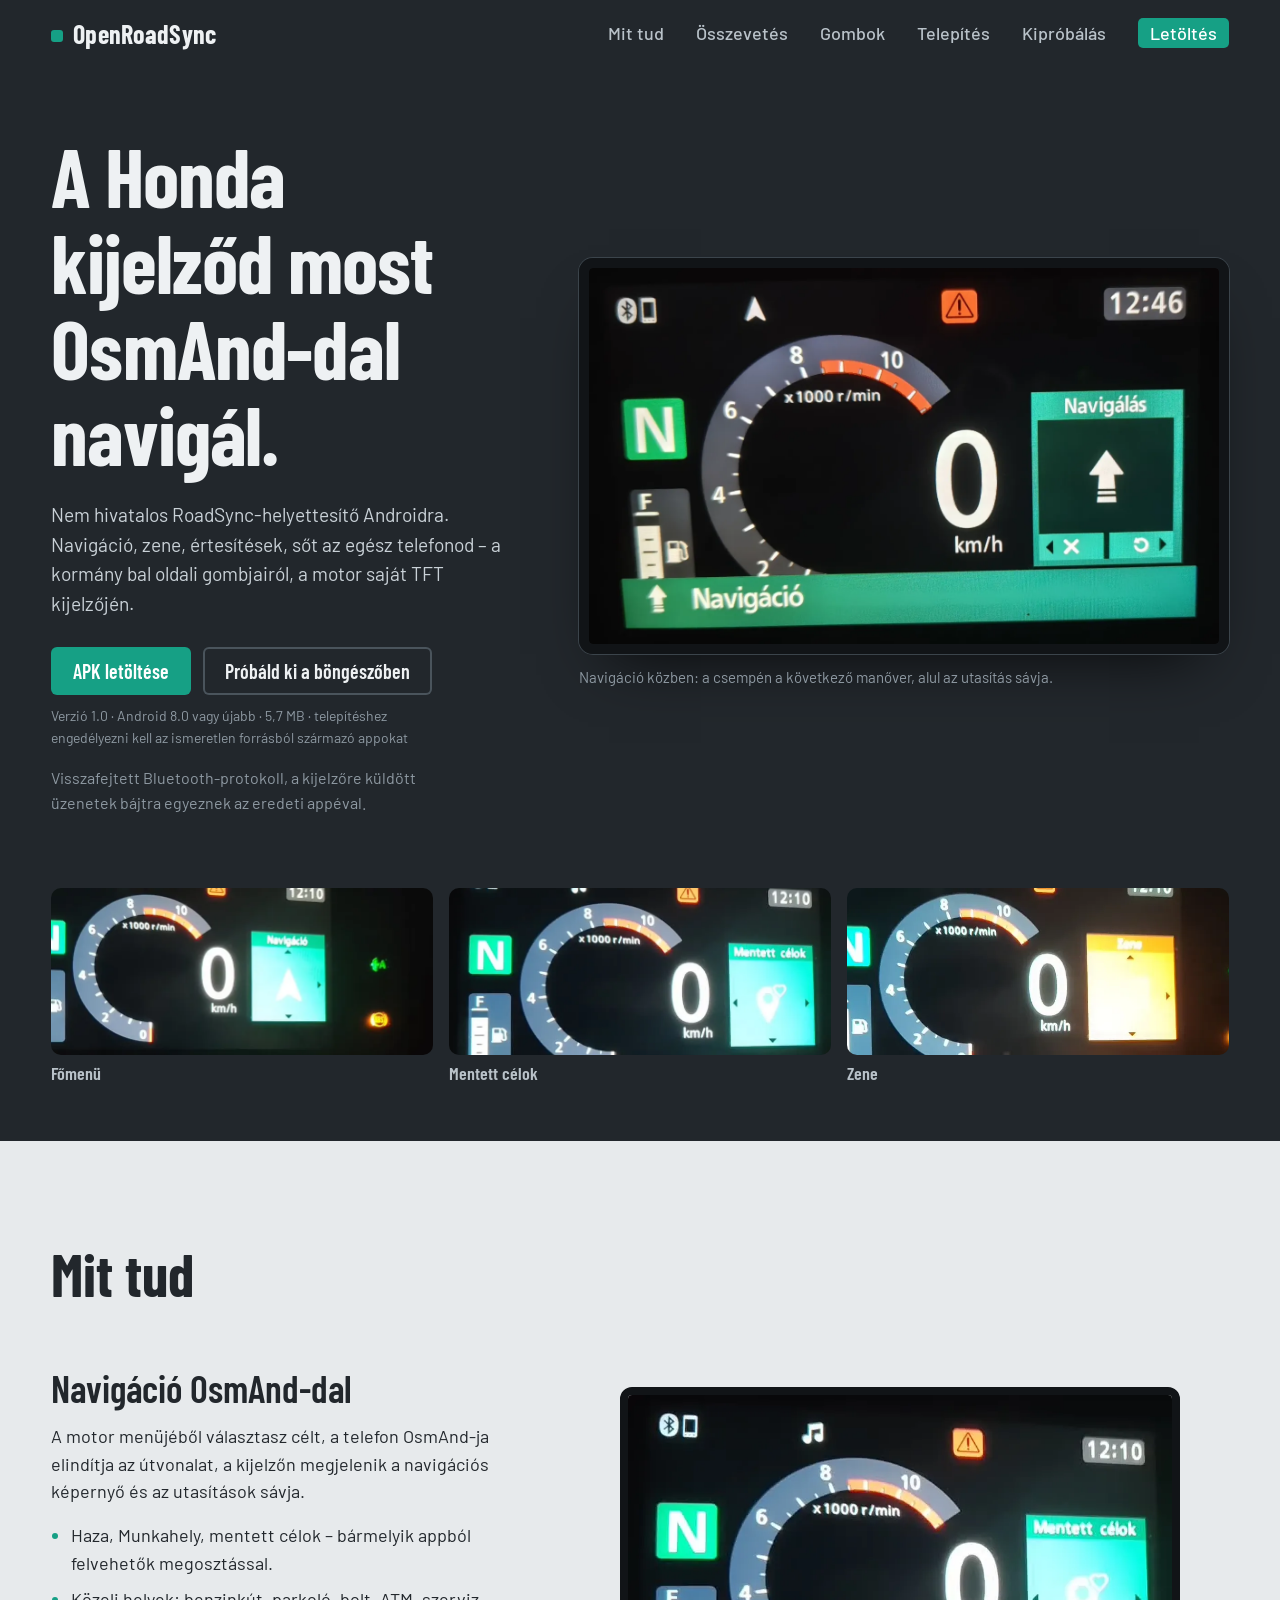
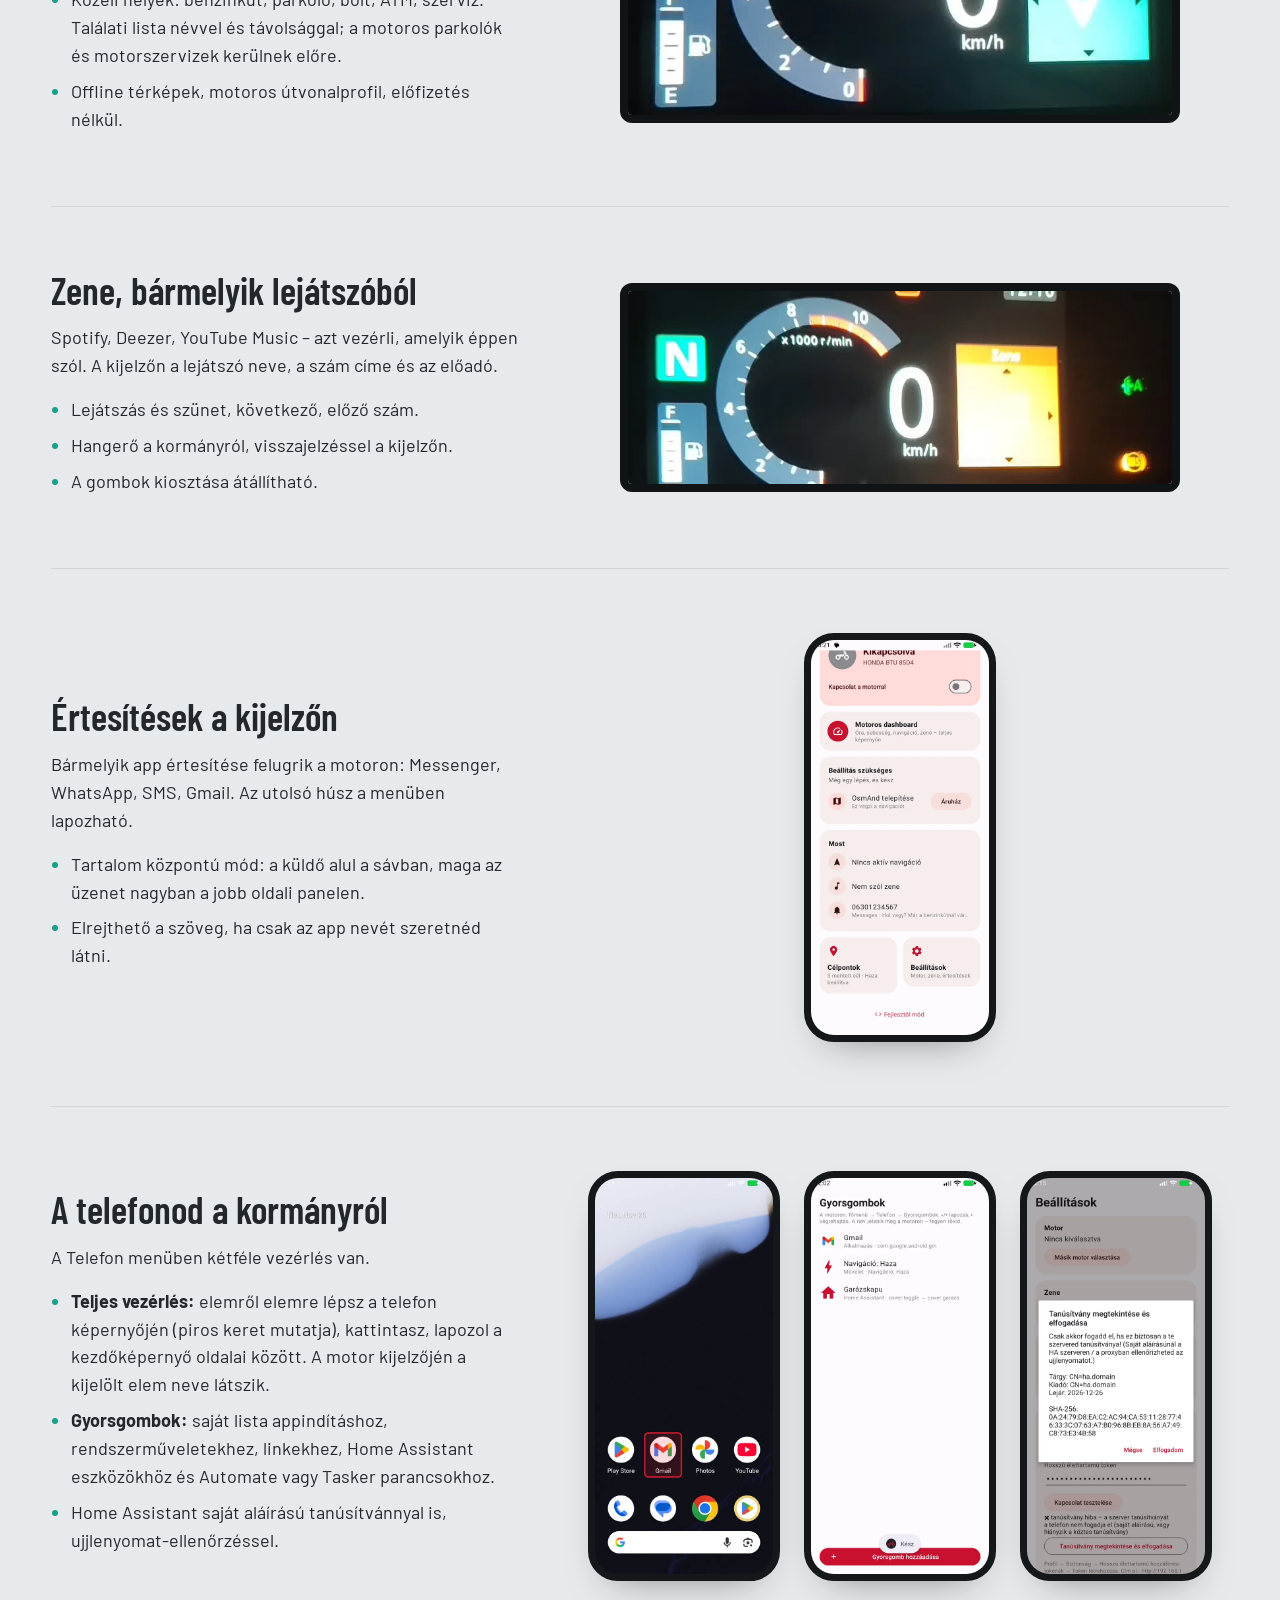
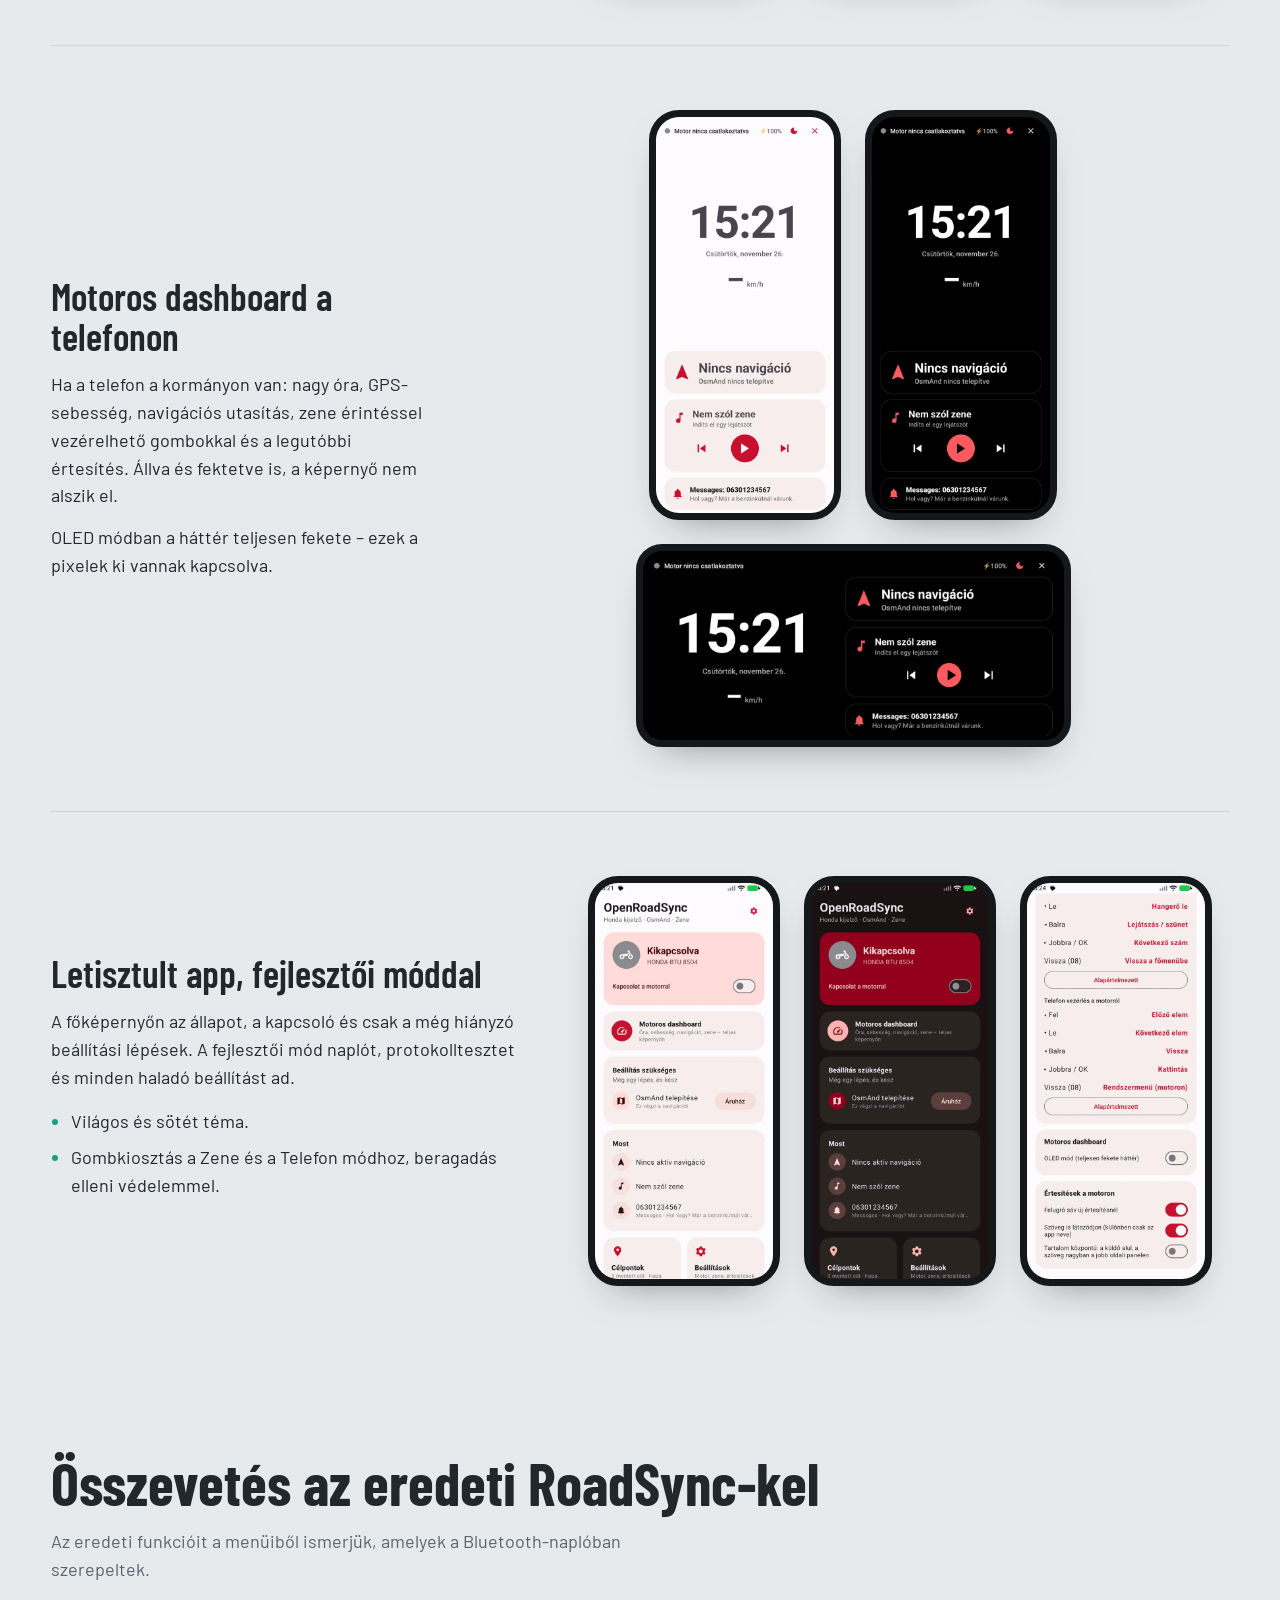
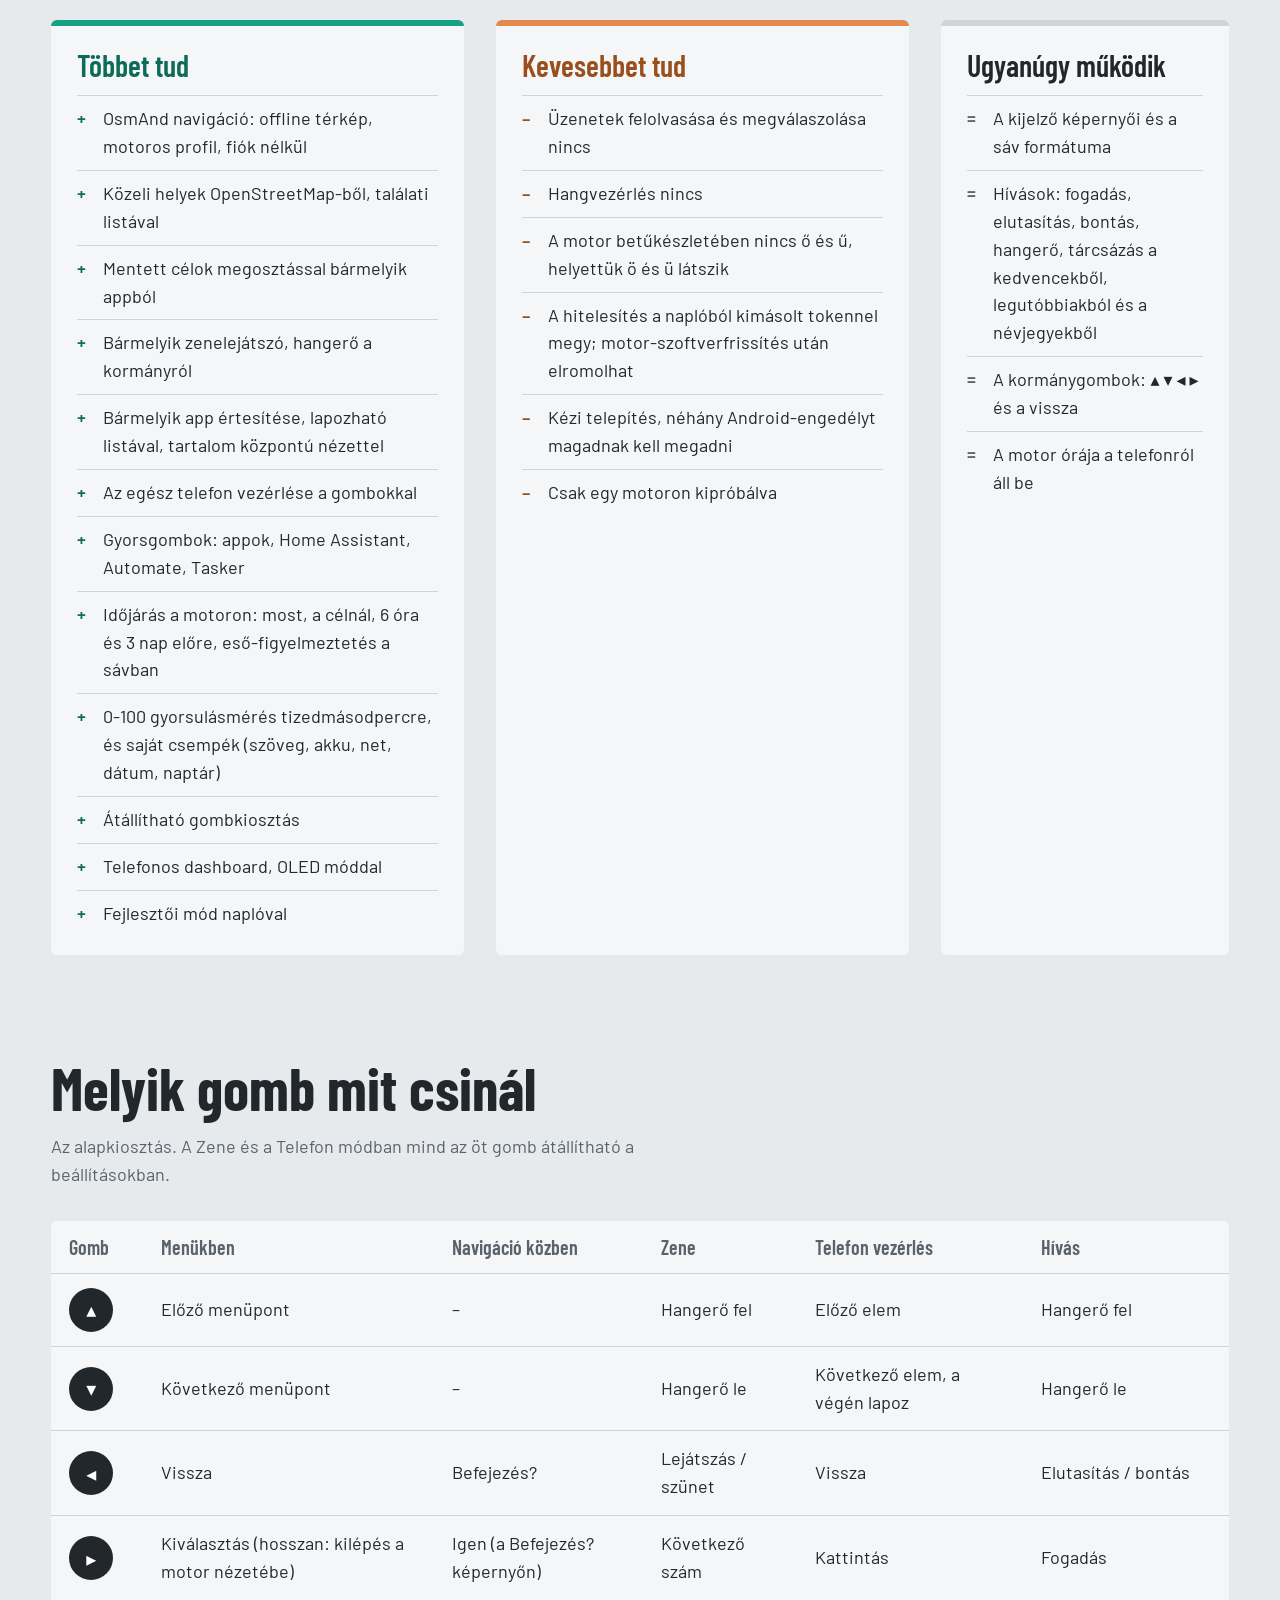
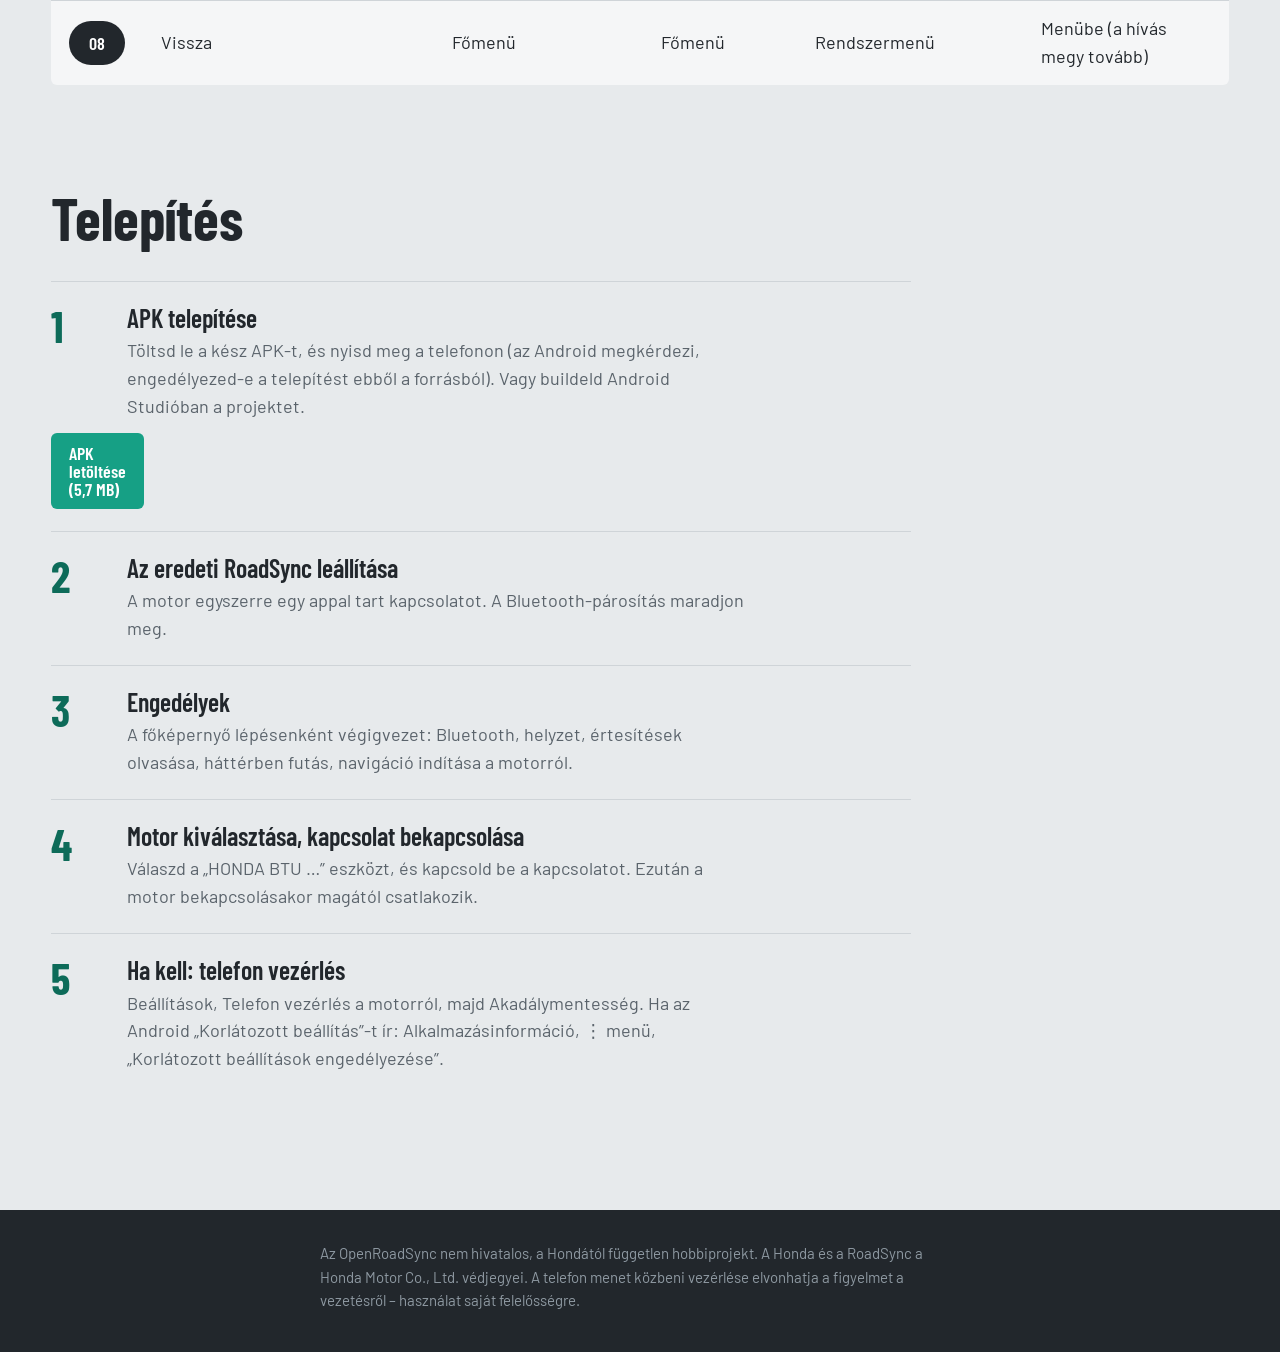
<file: index.html>
<!doctype html>
<html lang="hu">
<head>
  <meta charset="utf-8">
  <meta name="viewport" content="width=device-width, initial-scale=1">
  <title>OpenRoadSync</title>
  <meta name="description" content="Nem hivatalos RoadSync-helyettesítő Androidra: OsmAnd navigáció, zene, értesítések és a telefonod vezérlése a Honda kormánygombjairól.">
  <link rel="preconnect" href="https://fonts.googleapis.com">
  <link rel="preconnect" href="https://fonts.gstatic.com" crossorigin>
  <link href="https://fonts.googleapis.com/css2?family=Barlow+Condensed:wght@500;600;700&family=Barlow:ital,wght@0,400;0,500;0,600;1,400&display=swap" rel="stylesheet">
  <link rel="stylesheet" href="stilus.css">
</head>
<body>

<header class="dash">
  <nav class="topnav" aria-label="Fő navigáció">
    <a class="brand" href="#">OpenRoadSync</a>
    <ul>
      <li><a href="#mit-tud">Mit tud</a></li>
      <li><a href="#osszevetes">Összevetés</a></li>
      <li><a href="#gombok">Gombok</a></li>
      <li><a href="#telepites">Telepítés</a></li>
      <li><a href="kiprobalas.html">Kipróbálás</a></li>
      <li><a class="nav-dl" href="https://github.com/simsononroad/OpenRoadSync_app/tree/main/updates" data-apk>Letöltés</a></li>
    </ul>
  </nav>

  <div class="hero">
    <div class="hero-text">
      <h1>A Honda kijelződ most OsmAnd-dal navigál.</h1>
      <p class="lead">Nem hivatalos RoadSync-helyettesítő Androidra. Navigáció, zene, értesítések,
        sőt az egész telefonod – a kormány bal oldali gombjairól, a motor saját TFT kijelzőjén.</p>
      <p class="hero-cta">
        <a class="cta" href="https://github.com/simsononroad/OpenRoadSync_app/tree/main/updates" data-apk>APK letöltése</a>
        <a class="cta cta-ghost" href="kiprobalas.html">Próbáld ki a böngészőben</a>
      </p>
      <p class="dl-meta">Verzió <span data-apk-ver>1.0</span> · Android 8.0 vagy újabb · <span data-apk-size>5,7 MB</span> · telepítéshez engedélyezni kell az ismeretlen forrásból származó appokat</p>
      <p class="hero-note">Visszafejtett Bluetooth-protokoll, a kijelzőre küldött üzenetek bájtra
        egyeznek az eredeti appéval.</p>
    </div>
    <figure class="tft">
      <img src="kepek/motor-navigacio.webp" width="1390" height="830"
           alt="A motor TFT kijelzője: jobb oldalt a Navigálás csempe egyenes nyíllal, alul zöld sávban a Navigáció felirat">
      <figcaption>Navigáció közben: a csempén a következő manőver, alul az utasítás sávja.</figcaption>
    </figure>
  </div>

  <ul class="tiles" aria-label="Képek a motor kijelzőjéről">
    <li>
      <img src="kepek/motor-fomenu.webp" width="900" height="335" loading="lazy"
           alt="Főmenü csempe: Navigáció, nyilakkal fel, le és jobbra">
      <span>Főmenü</span>
    </li>
    <li>
      <img src="kepek/motor-mentett-celok.webp" width="800" height="470" loading="lazy"
           alt="Mentett célok csempe kedvenc-hely ikonnal, balra és jobbra nyíllal">
      <span>Mentett célok</span>
    </li>
    <li>
      <img src="kepek/motor-zene.webp" width="900" height="320" loading="lazy"
           alt="Narancssárga Zene csempe a motor kijelzőjén">
      <span>Zene</span>
    </li>
  </ul>
</header>

<main>

  <section id="mit-tud" class="area">
    <h2 class="area-title">Mit tud</h2>

    <article class="feature">
      <div class="feature-text">
        <h3>Navigáció OsmAnd-dal</h3>
        <p>A motor menüjéből választasz célt, a telefon OsmAnd-ja elindítja az útvonalat, a kijelzőn
          megjelenik a navigációs képernyő és az utasítások sávja.</p>
        <ul>
          <li>Haza, Munkahely, mentett célok – bármelyik appból felvehetők megosztással.</li>
          <li>Közeli helyek: benzinkút, parkoló, bolt, ATM, szerviz. Találati lista névvel és
            távolsággal; a motoros parkolók és motorszervizek kerülnek előre.</li>
          <li>Offline térképek, motoros útvonalprofil, előfizetés nélkül.</li>
        </ul>
      </div>
      <div class="shots shots-photo">
        <img src="kepek/motor-mentett-celok.webp" width="800" height="470" loading="lazy"
             alt="Mentett célok menüpont a motor kijelzőjén">
      </div>
    </article>

    <article class="feature">
      <div class="feature-text">
        <h3>Zene, bármelyik lejátszóból</h3>
        <p>Spotify, Deezer, YouTube Music – azt vezérli, amelyik éppen szól. A kijelzőn a lejátszó
          neve, a szám címe és az előadó.</p>
        <ul>
          <li>Lejátszás és szünet, következő, előző szám.</li>
          <li>Hangerő a kormányról, visszajelzéssel a kijelzőn.</li>
          <li>A gombok kiosztása átállítható.</li>
        </ul>
      </div>
      <div class="shots shots-photo">
        <img src="kepek/motor-zene.webp" width="900" height="320" loading="lazy"
             alt="Zene csempe a motoron">
      </div>
    </article>

    <article class="feature">
      <div class="feature-text">
        <h3>Értesítések a kijelzőn</h3>
        <p>Bármelyik app értesítése felugrik a motoron: Messenger, WhatsApp, SMS, Gmail. Az utolsó
          húsz a menüben lapozható.</p>
        <ul>
          <li>Tartalom központú mód: a küldő alul a sávban, maga az üzenet nagyban a jobb oldali panelen.</li>
          <li>Elrejthető a szöveg, ha csak az app nevét szeretnéd látni.</li>
        </ul>
      </div>
      <div class="shots">
        <a class="phone" href="kepek/app-most.webp"><img src="kepek/app-most.webp" width="540" height="1200" loading="lazy"
             alt="A telefonos app Most kártyája: navigáció, zene és a legutóbbi SMS értesítés"></a>
      </div>
    </article>

    <article class="feature">
      <div class="feature-text">
        <h3>A telefonod a kormányról</h3>
        <p>A Telefon menüben kétféle vezérlés van.</p>
        <ul>
          <li><strong>Teljes vezérlés:</strong> elemről elemre lépsz a telefon képernyőjén (piros keret
            mutatja), kattintasz, lapozol a kezdőképernyő oldalai között. A motor kijelzőjén a kijelölt
            elem neve látszik.</li>
          <li><strong>Gyorsgombok:</strong> saját lista appindításhoz, rendszerműveletekhez,
            linkekhez, Home Assistant eszközökhöz és Automate vagy Tasker parancsokhoz.</li>
          <li>Home Assistant saját aláírású tanúsítvánnyal is, ujjlenyomat-ellenőrzéssel.</li>
        </ul>
      </div>
      <div class="shots">
        <a class="phone" href="kepek/telefon-vezerles.webp"><img src="kepek/telefon-vezerles.webp" width="540" height="1200" loading="lazy"
             alt="Telefon kezdőképernyő, a Gmail ikon piros kerettel kijelölve"></a>
        <a class="phone" href="kepek/gyorsgombok.webp"><img src="kepek/gyorsgombok.webp" width="540" height="1200" loading="lazy"
             alt="Gyorsgombok lista: Gmail, Navigáció Haza, Garázskapu Home Assistant"></a>
        <a class="phone" href="kepek/ha-tanusitvany.webp"><img src="kepek/ha-tanusitvany.webp" width="540" height="1200" loading="lazy"
             alt="Home Assistant tanúsítvány elfogadása: tárgy, kiadó, lejárat és SHA-256 ujjlenyomat"></a>
      </div>
    </article>

    <article class="feature feature-wide">
      <div class="feature-text">
        <h3>Motoros dashboard a telefonon</h3>
        <p>Ha a telefon a kormányon van: nagy óra, GPS-sebesség, navigációs utasítás, zene
          érintéssel vezérelhető gombokkal és a legutóbbi értesítés. Állva és fektetve is,
          a képernyő nem alszik el.</p>
        <p>OLED módban a háttér teljesen fekete – ezek a pixelek ki vannak kapcsolva.</p>
      </div>
      <div class="shots">
        <a class="phone" href="kepek/dashboard-allo.webp"><img src="kepek/dashboard-allo.webp" width="540" height="1200" loading="lazy"
             alt="Dashboard álló helyzetben, világos háttérrel: 15:21, dátum, sebesség, zene és értesítés"></a>
        <a class="phone phone-oled" href="kepek/dashboard-oled.webp"><img src="kepek/dashboard-oled.webp" width="540" height="1200" loading="lazy"
             alt="Dashboard OLED módban, fekete háttéren"></a>
        <a class="phone phone-land" href="kepek/dashboard-fekvo.webp"><img src="kepek/dashboard-fekvo.webp" width="1200" height="540" loading="lazy"
             alt="Dashboard fekvő helyzetben: balra az óra, jobbra navigáció, zene, értesítés"></a>
      </div>
    </article>

    <article class="feature">
      <div class="feature-text">
        <h3>Letisztult app, fejlesztői móddal</h3>
        <p>A főképernyőn az állapot, a kapcsoló és csak a még hiányzó beállítási lépések. A
          fejlesztői mód naplót, protokolltesztet és minden haladó beállítást ad.</p>
        <ul>
          <li>Világos és sötét téma.</li>
          <li>Gombkiosztás a Zene és a Telefon módhoz, beragadás elleni védelemmel.</li>
        </ul>
      </div>
      <div class="shots">
        <a class="phone" href="kepek/app-fokepernyo.webp"><img src="kepek/app-fokepernyo.webp" width="540" height="1200" loading="lazy"
             alt="Főképernyő: Kikapcsolva, HONDA BTU 85D4, dashboard kártya, egy hiányzó beállítási lépés"></a>
        <a class="phone" href="kepek/app-fokepernyo-sotet.webp"><img src="kepek/app-fokepernyo-sotet.webp" width="540" height="1200" loading="lazy"
             alt="Főképernyő sötét témában"></a>
        <a class="phone" href="kepek/gombkiosztas.webp"><img src="kepek/gombkiosztas.webp" width="540" height="1200" loading="lazy"
             alt="Gombkiosztás: Zene és Telefon vezérlés módban mind az öt gomb beállítható"></a>
      </div>
    </article>
  </section>

  <section id="osszevetes" class="area compare-area">
    <h2 class="area-title">Összevetés az eredeti RoadSync-kel</h2>
    <p class="area-lead">Az eredeti funkcióit a menüiből ismerjük, amelyek a Bluetooth-naplóban szerepeltek.</p>

    <div class="compare">
      <div class="col col-more">
        <h3>Többet tud</h3>
        <ul>
          <li>OsmAnd navigáció: offline térkép, motoros profil, fiók nélkül</li>
          <li>Közeli helyek OpenStreetMap-ből, találati listával</li>
          <li>Mentett célok megosztással bármelyik appból</li>
          <li>Bármelyik zenelejátszó, hangerő a kormányról</li>
          <li>Bármelyik app értesítése, lapozható listával, tartalom központú nézettel</li>
          <li>Az egész telefon vezérlése a gombokkal</li>
          <li>Gyorsgombok: appok, Home Assistant, Automate, Tasker</li>
          <li>Időjárás a motoron: most, a célnál, 6 óra és 3 nap előre, eső-figyelmeztetés a sávban</li>
          <li>0-100 gyorsulásmérés tizedmásodpercre, és saját csempék (szöveg, akku, net, dátum, naptár)</li>
          <li>Átállítható gombkiosztás</li>
          <li>Telefonos dashboard, OLED móddal</li>
          <li>Fejlesztői mód naplóval</li>
        </ul>
      </div>
      <div class="col col-less">
        <h3>Kevesebbet tud</h3>
        <ul>
          <li>Üzenetek felolvasása és megválaszolása nincs</li>
          <li>Hangvezérlés nincs</li>
          <li>A motor betűkészletében nincs ő és ű, helyettük ö és ü látszik</li>
          <li>A hitelesítés a naplóból kimásolt tokennel megy; motor-szoftverfrissítés után elromolhat</li>
          <li>Kézi telepítés, néhány Android-engedélyt magadnak kell megadni</li>
          <li>Csak egy motoron kipróbálva</li>
        </ul>
      </div>
      <div class="col col-same">
        <h3>Ugyanúgy működik</h3>
        <ul>
          <li>A kijelző képernyői és a sáv formátuma</li>
          <li>Hívások: fogadás, elutasítás, bontás, hangerő, tárcsázás a kedvencekből, legutóbbiakból és a névjegyekből</li>
          <li>A kormánygombok: ▴ ▾ ◂ ▸ és a vissza</li>
          <li>A motor órája a telefonról áll be</li>
        </ul>
      </div>
    </div>
  </section>

  <section id="gombok" class="area">
    <h2 class="area-title">Melyik gomb mit csinál</h2>
    <p class="area-lead">Az alapkiosztás. A Zene és a Telefon módban mind az öt gomb átállítható a beállításokban.</p>
    <div class="table-wrap">
      <table class="keys">
        <thead>
          <tr>
            <th scope="col">Gomb</th>
            <th scope="col">Menükben</th>
            <th scope="col">Navigáció közben</th>
            <th scope="col">Zene</th>
            <th scope="col">Telefon vezérlés</th>
            <th scope="col">Hívás</th>
          </tr>
        </thead>
        <tbody>
          <tr><th scope="row"><span class="key">▴</span></th><td>Előző menüpont</td><td>–</td><td>Hangerő fel</td><td>Előző elem</td><td>Hangerő fel</td></tr>
          <tr><th scope="row"><span class="key">▾</span></th><td>Következő menüpont</td><td>–</td><td>Hangerő le</td><td>Következő elem, a végén lapoz</td><td>Hangerő le</td></tr>
          <tr><th scope="row"><span class="key">◂</span></th><td>Vissza</td><td>Befejezés?</td><td>Lejátszás / szünet</td><td>Vissza</td><td>Elutasítás / bontás</td></tr>
          <tr><th scope="row"><span class="key">▸</span></th><td>Kiválasztás (hosszan: kilépés a motor nézetébe)</td><td>Igen (a Befejezés? képernyőn)</td><td>Következő szám</td><td>Kattintás</td><td>Fogadás</td></tr>
          <tr><th scope="row"><span class="key key-wide">08</span></th><td>Vissza</td><td>Főmenü</td><td>Főmenü</td><td>Rendszermenü</td><td>Menübe (a hívás megy tovább)</td></tr>
        </tbody>
      </table>
    </div>
  </section>

  <section id="telepites" class="area">
    <h2 class="area-title">Telepítés</h2>
    <ol class="steps">
      <li>
        <h3>APK telepítése</h3>
        <p>Töltsd le a kész APK-t, és nyisd meg a telefonon (az Android megkérdezi, engedélyezed-e
          a telepítést ebből a forrásból). Vagy buildeld Android Studióban a projektet.</p>
        <p><a class="cta cta-small" href="https://github.com/simsononroad/OpenRoadSync_app/tree/main/updates" data-apk>APK letöltése (<span data-apk-size>5,7 MB</span>)</a></p>
      </li>
      <li>
        <h3>Az eredeti RoadSync leállítása</h3>
        <p>A motor egyszerre egy appal tart kapcsolatot. A Bluetooth-párosítás maradjon meg.</p>
      </li>
      <li>
        <h3>Engedélyek</h3>
        <p>A főképernyő lépésenként végigvezet: Bluetooth, helyzet, értesítések olvasása,
          háttérben futás, navigáció indítása a motorról.</p>
      </li>
      <li>
        <h3>Motor kiválasztása, kapcsolat bekapcsolása</h3>
        <p>Válaszd a „HONDA BTU …” eszközt, és kapcsold be a kapcsolatot. Ezután a motor
          bekapcsolásakor magától csatlakozik.</p>
      </li>
      <li>
        <h3>Ha kell: telefon vezérlés</h3>
        <p>Beállítások, Telefon vezérlés a motorról, majd Akadálymentesség. Ha az Android
          „Korlátozott beállítás”-t ír: Alkalmazásinformáció, ⋮ menü, „Korlátozott beállítások
          engedélyezése”.</p>
      </li>
    </ol>
  </section>

</main>

<footer class="foot">
  <p>Az OpenRoadSync nem hivatalos, a Hondától független hobbiprojekt. A Honda és a RoadSync
    a Honda Motor Co., Ltd. védjegyei. A telefon menet közbeni vezérlése elvonhatja a figyelmet
    a vezetésről – használat saját felelősségre.</p>
</footer>

<script src="letoltes.js"></script>
</body>
</html>
</file>
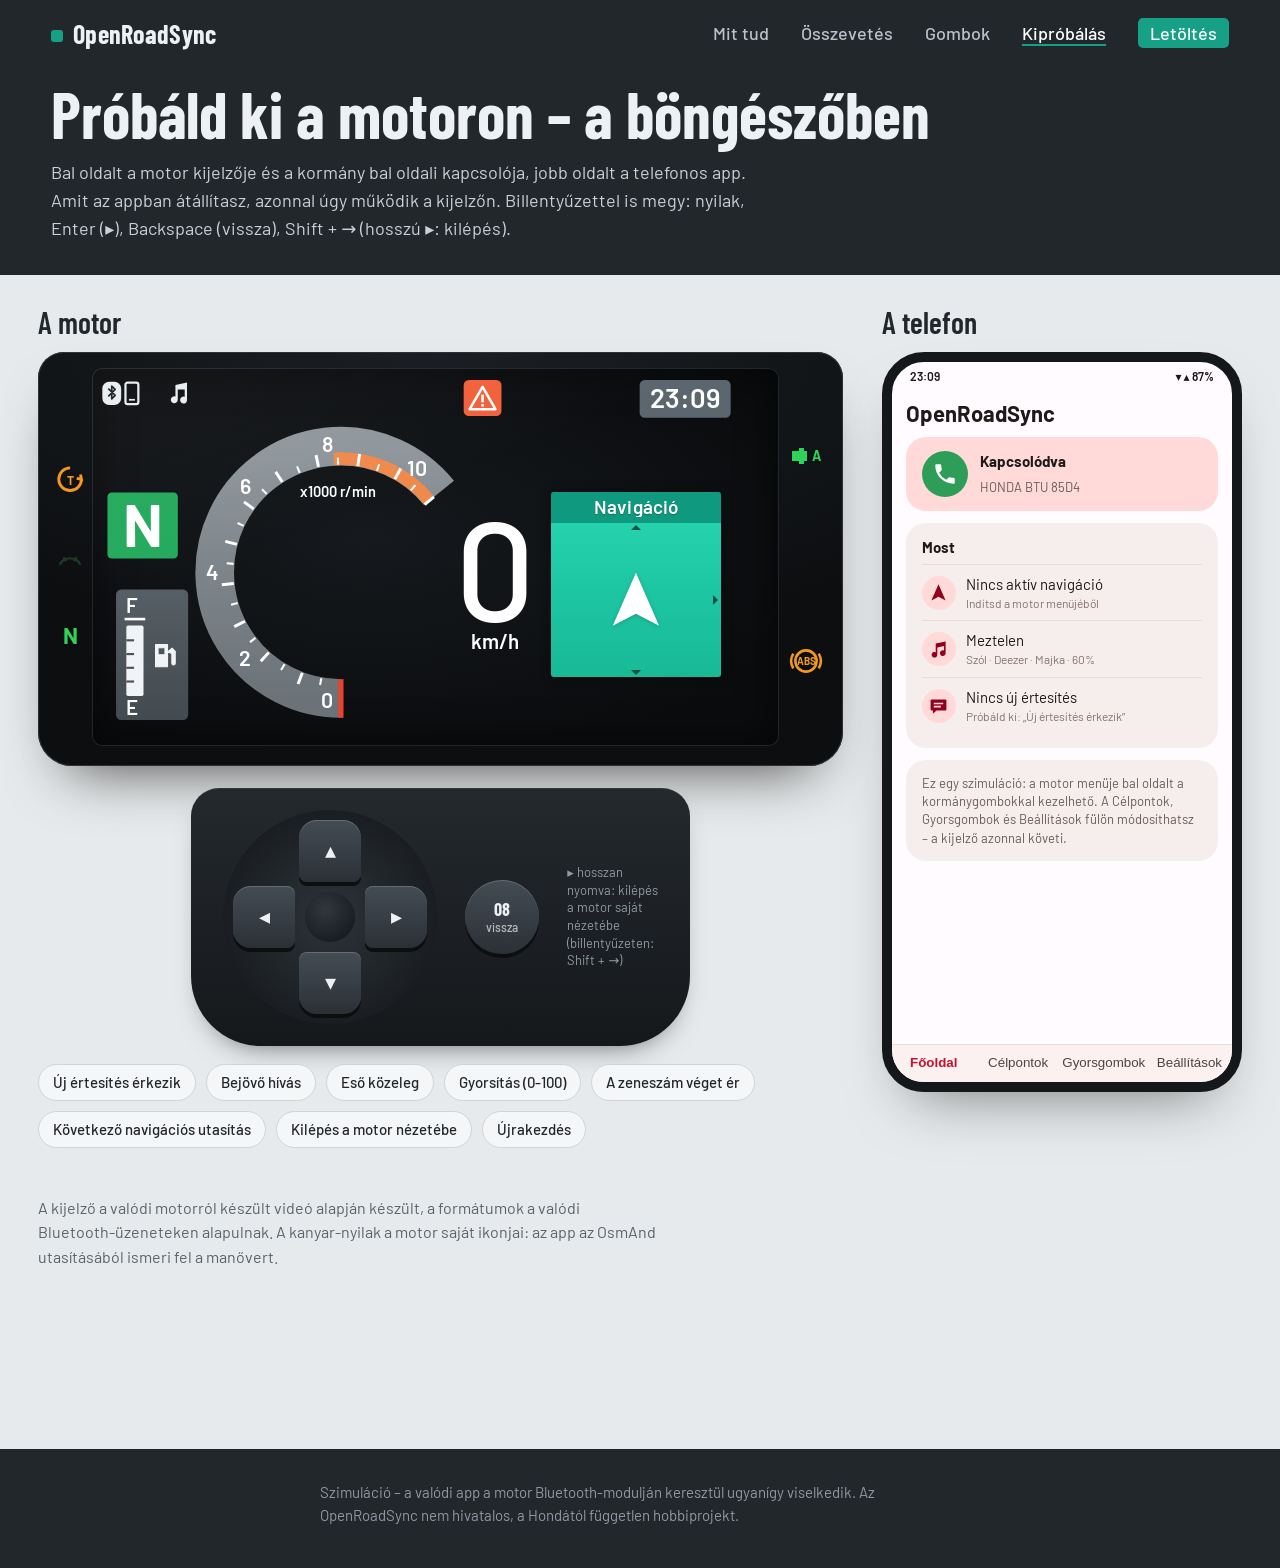
<file: kiprobalas.html>
<!doctype html>
<html lang="hu">
<head>
  <meta charset="utf-8">
  <meta name="viewport" content="width=device-width, initial-scale=1">
  <title>OpenRoadSync kipróbálás</title>
  <meta name="description" content="Próbáld ki az OpenRoadSync-et a böngészőben: szimulált Honda TFT kijelző a kormánygombokkal, mellette a telefonos app beállításaival.">
  <link rel="preconnect" href="https://fonts.googleapis.com">
  <link rel="preconnect" href="https://fonts.gstatic.com" crossorigin>
  <link href="https://fonts.googleapis.com/css2?family=Barlow+Condensed:wght@500;600;700&family=Barlow:ital,wght@0,400;0,500;0,600;0,700;1,400&display=swap" rel="stylesheet">
  <link rel="stylesheet" href="stilus.css">
  <link rel="stylesheet" href="kiprobalas.css">
</head>
<body class="sim-page">

<header class="sim-head">
  <nav class="topnav" aria-label="Fő navigáció">
    <a class="brand" href="index.html">OpenRoadSync</a>
    <ul>
      <li><a href="index.html#mit-tud">Mit tud</a></li>
      <li><a href="index.html#osszevetes">Összevetés</a></li>
      <li><a href="index.html#gombok">Gombok</a></li>
      <li><a href="kiprobalas.html" aria-current="page">Kipróbálás</a></li>
      <li><a class="nav-dl" href="https://github.com/simsononroad/OpenRoadSync_app/tree/main/updates" data-apk>Letöltés</a></li>
    </ul>
  </nav>
  <h1>Próbáld ki a motoron – a böngészőben</h1>
  <p>Bal oldalt a motor kijelzője és a kormány bal oldali kapcsolója, jobb oldalt a telefonos app.
    Amit az appban átállítasz, azonnal úgy működik a kijelzőn. Billentyűzettel is megy: nyilak,
    Enter (▸), Backspace (vissza), Shift + → (hosszú ▸: kilépés).</p>
</header>

<main class="sim">
  <section aria-labelledby="motor-cim">
    <h2 id="motor-cim">A motor</h2>

    <div class="cluster">
      <div class="lamps" aria-hidden="true">
        <svg viewBox="0 0 32 28"><path d="M16 2a12 12 0 1 0 12 12" fill="none" stroke="#f39a1d" stroke-width="3"/><path d="M27 9l1 5-5-1" fill="none" stroke="#f39a1d" stroke-width="3"/><text x="16" y="20" text-anchor="middle" font-family="Barlow" font-weight="700" font-size="13" fill="#f39a1d">T</text></svg>
        <svg viewBox="0 0 32 28"><path d="M5 22c4-9 18-9 22 0M9 14l3 4M23 14l-3 4" fill="none" stroke="#1e3a24" stroke-width="2.5"/></svg>
        <svg viewBox="0 0 32 28"><text x="16" y="23" text-anchor="middle" font-family="Barlow" font-weight="700" font-size="24" fill="#33d35a">N</text></svg>
      </div>

      <div class="tft-sim" id="tft" role="img" aria-label="Szimulált motor-kijelző">
        <svg class="tft-base" viewBox="0 0 800 440" aria-hidden="true">
          <defs>
            <linearGradient id="band" x1="0" y1="0" x2="0" y2="1"><stop offset="0" stop-color="#8f979c"/><stop offset="1" stop-color="#6c7378"/></linearGradient>
            <linearGradient id="fuelbg" x1="0" y1="0" x2="0" y2="1"><stop offset="0" stop-color="#565f65"/><stop offset="1" stop-color="#434a50"/></linearGradient>
          </defs>
          <!-- felső sor: Bluetooth + telefon, figyelmeztetés, óra -->
          <g transform="translate(12 16)">
            <rect width="22" height="27" rx="8" fill="#e9edf0"/>
            <path d="M7 8l8 8-4 4V5l4 4-8 8" fill="none" stroke="#1a1f23" stroke-width="2" stroke-linejoin="round"/>
            <rect x="27" y="1" width="15" height="25" rx="2.5" fill="none" stroke="#e9edf0" stroke-width="2.6"/>
            <rect x="31" y="20" width="7" height="2" fill="#e9edf0"/>
          </g>
          <g id="ic-nav" transform="translate(62 18)"><path d="M11 0 21 23 11 18 1 23z" fill="#e9edf0"/></g>
          <g id="ic-music" transform="translate(90 17)"><path d="M8 3v15a4.5 4.5 0 1 0 3 4.2V9h9v9.4a4.5 4.5 0 1 0 3 4.2V0z" transform="scale(.9)" fill="#e9edf0"/></g>
          <g transform="translate(433 14)">
            <rect width="44" height="42" rx="6" fill="#f2603a"/>
            <path d="M22 8 37 34H7z" fill="none" stroke="#fff" stroke-width="3" stroke-linejoin="round"/>
            <rect x="20.5" y="17" width="3" height="9" fill="#fff"/><rect x="20.5" y="28" width="3" height="3" fill="#fff"/>
          </g>
          <rect x="638" y="14" width="106" height="44" rx="6" fill="#5b666f"/>
          <text id="tft-clock" x="691" y="47" text-anchor="middle" font-size="32" font-weight="600" fill="#fff">12:00</text>

          <!-- fokozat és üzemanyag -->
          <rect x="18" y="145" width="82" height="77" rx="5" fill="#24aa5d"/>
          <text x="59" y="208" text-anchor="middle" font-size="70" font-weight="700" fill="#fff">N</text>
          <rect x="28" y="258" width="84" height="152" rx="6" fill="url(#fuelbg)"/>
          <text x="40" y="285" font-size="24" font-weight="600" fill="#fff">F</text>
          <rect x="38" y="291" width="24" height="3" fill="#fff"/>
          <rect x="40" y="300" width="20" height="82" rx="2" fill="#f1f4f6"/>
          <g fill="#4b5359"><rect x="40" y="316" width="9" height="2.5"/><rect x="40" y="332" width="9" height="2.5"/><rect x="40" y="348" width="9" height="2.5"/><rect x="40" y="364" width="9" height="2.5"/></g>
          <text x="40" y="404" font-size="24" font-weight="600" fill="#fff">E</text>
          <path d="M74 322h14v26H74zM77 326v8h8v-8zM88 330l5 3v11a2 2 0 0 0 4 0v-14l-4-4" fill="#f1f4f6" stroke="#f1f4f6" stroke-width="1.2" stroke-linejoin="round"/>

          <!-- az app nézetének fordulatszámmérője (szkript rajzolja) -->
          <g id="g-app"></g>
          <!-- a motor saját nézete (kilépés után) -->
          <g id="g-native"></g>
          <g id="quick"></g>
        </svg>

        <div class="tile t-sys" id="tile"></div>
        <div class="banner" id="banner" hidden></div>
      </div>

      <div class="lamps lamps-r" aria-hidden="true">
        <svg viewBox="0 0 34 28"><path d="M3 9h7v-3h5v3h3v10h-3v3h-5v-3H3z" fill="#2fd25a"/><text x="27" y="19" text-anchor="middle" font-family="Barlow" font-weight="700" font-size="14" fill="#2fd25a">A</text></svg>
        <svg viewBox="0 0 32 32"><circle cx="16" cy="16" r="10" fill="none" stroke="#f39a1d" stroke-width="2.4"/><path d="M4 9a14 14 0 0 0 0 14M28 9a14 14 0 0 1 0 14" fill="none" stroke="#f39a1d" stroke-width="2.4"/><text x="16" y="20" text-anchor="middle" font-family="Barlow" font-weight="700" font-size="9.5" fill="#f39a1d">ABS</text></svg>
      </div>
    </div>

    <div class="switchgear" aria-label="Kormánykapcsoló">
      <div class="dpad">
        <button class="k-up" data-key="up" aria-label="Fel">▴</button>
        <button class="k-left" data-key="left" aria-label="Balra">◂</button>
        <span class="hub" aria-hidden="true"></span>
        <button class="k-right" data-key="right" aria-label="Jobbra / OK – hosszan: kilépés a motor nézetébe">▸</button>
        <button class="k-down" data-key="down" aria-label="Le">▾</button>
      </div>
      <button class="back-btn" data-key="back" aria-label="Vissza">08<small>vissza</small></button>
      <p class="sg-hint">▸ hosszan nyomva: kilépés a motor saját nézetébe (billentyűzeten: Shift + →)</p>
    </div>

    <div class="sim-actions" aria-label="Szimuláció">
      <button id="act-notif">Új értesítés érkezik</button>
      <button id="act-call">Bejövő hívás</button>
      <button id="act-rain">Eső közeleg</button>
      <button id="act-accel">Gyorsítás (0-100)</button>
      <button id="act-track">A zeneszám véget ér</button>
      <button id="act-step">Következő navigációs utasítás</button>
      <button id="act-exit">Kilépés a motor nézetébe</button>
      <button id="act-reset">Újrakezdés</button>
    </div>
    <p class="sim-log" id="sim-log" aria-live="polite"></p>
    <p class="sim-hint">A kijelző a valódi motorról készült videó alapján készült, a formátumok a valódi
      Bluetooth-üzeneteken alapulnak. A kanyar-nyilak a motor saját ikonjai: az
      app az OsmAnd utasításából ismeri fel a manővert.</p>
  </section>

  <section aria-labelledby="telefon-cim">
    <h2 id="telefon-cim">A telefon</h2>
    <div class="phone-sim" id="phone">
      <div class="ps-status"><span id="ps-clock">12:00</span><span>▾ ▴ 87%</span></div>
      <div class="ps-screen" id="ps-screen"></div>
      <nav class="ps-tabs" id="ps-tabs" role="tablist">
        <button role="tab" data-tab="home" aria-selected="true">Főoldal</button>
        <button role="tab" data-tab="dest">Célpontok</button>
        <button role="tab" data-tab="short">Gyorsgombok</button>
        <button role="tab" data-tab="settings">Beállítások</button>
      </nav>
    </div>
  </section>
</main>

<footer class="foot">
  <p>Szimuláció – a valódi app a motor Bluetooth-modulján keresztül ugyanígy viselkedik. Az OpenRoadSync
    nem hivatalos, a Hondától független hobbiprojekt.</p>
</footer>

<script src="szimulator.js"></script>
<script src="letoltes.js"></script>
</body>
</html>
</file>
<file: stilus.css>
/* OpenRoadSync – a színek a motor TFT kijelzőjéről:
   aszfalt sáv, a navigációs csempe türkize, a zene csempe borostyánja, az app piros jele. */
:root {
  --asphalt: #22272c;
  --asphalt-2: #2d343a;
  --concrete: #e7eaec;
  --paper: #f5f6f7;
  --ink: #22272c;
  --ink-soft: #5a636b;
  --teal: #16a085;
  --teal-ink: #0d6b59;
  --amber: #e38b4f;
  --amber-ink: #9a4e1b;
  --red: #c8102e;
  --line: #cfd4d8;

  --display: "Barlow Condensed", "Arial Narrow", sans-serif;
  --body: "Barlow", system-ui, sans-serif;
  --measure: 62ch;
  --radius-phone: 30px;
}

@media (prefers-color-scheme: dark) {
  :root {
    --concrete: #1b1f23;
    --paper: #23282d;
    --ink: #e8ebee;
    --ink-soft: #a7b0b8;
    --teal-ink: #4fd1b5;
    --amber-ink: #f2a874;
    --line: #3a4248;
  }
}

* { box-sizing: border-box; }

html { scroll-behavior: smooth; }
@media (prefers-reduced-motion: reduce) { html { scroll-behavior: auto; } }

body {
  margin: 0;
  background: var(--concrete);
  color: var(--ink);
  font: 400 18px/1.55 var(--body);
  -webkit-font-smoothing: antialiased;
}

img { max-width: 100%; height: auto; display: block; }

a { color: inherit; }
:focus-visible { outline: 3px solid var(--teal); outline-offset: 3px; border-radius: 4px; }

h1, h2, h3 { font-family: var(--display); line-height: 1.05; margin: 0; }

/* ---------------------------------------------------------------- műszerfal (fejléc) */
.dash {
  background: var(--asphalt);
  color: #eef1f3;
  padding: 0 clamp(16px, 4vw, 56px) 56px;
}

.topnav {
  display: flex;
  align-items: center;
  justify-content: space-between;
  gap: 16px;
  padding: 20px 0;
  flex-wrap: wrap;
}
.brand {
  font: 700 26px/1 var(--display);
  text-decoration: none;
  letter-spacing: 0.01em;
}
.brand::before {
  /* a motor kijelzőjének zöld fokozatjelzője, "N" helyett pont */
  content: "";
  display: inline-block;
  width: 12px; height: 12px;
  margin-right: 10px;
  border-radius: 3px;
  background: var(--teal);
  vertical-align: 2px;
}
.topnav ul { display: flex; gap: clamp(14px, 3vw, 32px); list-style: none; margin: 0; padding: 0; flex-wrap: wrap; }
.topnav ul a { text-decoration: none; color: #b9c2c9; font-weight: 500; }
.topnav ul a:hover { color: #fff; }
.topnav ul a.nav-dl { color: #fff; background: var(--teal); padding: 4px 12px; border-radius: 5px; }
.topnav ul a.nav-dl:hover { background: #12876f; }
.topnav ul a[aria-current="page"] { color: #fff; box-shadow: 0 2px 0 var(--teal); }

.hero {
  display: grid;
  grid-template-columns: minmax(0, 5fr) minmax(0, 7fr);
  gap: clamp(28px, 5vw, 72px);
  align-items: center;
  padding-top: clamp(24px, 5vw, 64px);
}
.hero h1 {
  font-size: clamp(44px, 6.4vw, 92px);
  font-weight: 700;
  letter-spacing: -0.01em;
  max-width: 11ch;
}
.lead { font-size: clamp(18px, 1.5vw, 21px); color: #c9d1d7; max-width: 46ch; margin: 24px 0 0; }
.hero-cta { margin: 28px 0 0; }
.cta {
  display: inline-block;
  background: var(--teal);
  color: #fff;
  text-decoration: none;
  font: 600 20px/1 var(--display);
  padding: 14px 22px;
  border-radius: 6px;
}
.cta:hover { background: #12876f; }
.hero-cta { display: flex; flex-wrap: wrap; gap: 12px; }
.cta-ghost { background: transparent; color: #eef1f3; box-shadow: inset 0 0 0 2px #4a545c; }
.cta-ghost:hover { background: rgba(255, 255, 255, 0.06); }
.dl-meta { color: #8e99a2; font-size: 14px; margin: 10px 0 0; max-width: 46ch; }
.cta-small { font-size: 18px; padding: 11px 18px; margin-top: 6px; }
.steps .cta-small { color: #fff; }
.hero-note { color: #8e99a2; font-size: 16px; max-width: 46ch; margin: 18px 0 0; }

/* a kijelző fotója "kávába" foglalva */
.tft { margin: 0; }
.tft img {
  border-radius: 14px;
  border: 10px solid #111417;
  box-shadow: 0 0 0 1px #3b444b, 0 30px 60px -30px rgba(0, 0, 0, 0.8);
}
.tft figcaption { color: #8e99a2; font-size: 15px; margin-top: 12px; }

.tiles {
  list-style: none;
  margin: clamp(40px, 6vw, 72px) 0 0;
  padding: 0;
  display: grid;
  grid-template-columns: repeat(3, minmax(0, 1fr));
  gap: 16px;
}
.tiles li { position: relative; }
.tiles img { border-radius: 10px; aspect-ratio: 16 / 7; object-fit: cover; width: 100%; }
.tiles span {
  display: block;
  margin-top: 8px;
  font: 600 18px/1.2 var(--display);
  color: #b9c2c9;
}

/* ---------------------------------------------------------------- tartalom */
main { padding: 0 clamp(16px, 4vw, 56px); }

.area { max-width: 1240px; margin: 0 auto; padding: clamp(56px, 8vw, 104px) 0 0; }
.area-title { font-size: clamp(36px, 4.6vw, 60px); font-weight: 700; }
.area-lead { color: var(--ink-soft); max-width: var(--measure); margin: 14px 0 0; }

.feature {
  display: grid;
  grid-template-columns: minmax(0, 5fr) minmax(0, 7fr);
  gap: clamp(24px, 4vw, 64px);
  align-items: center;
  padding: clamp(40px, 5vw, 64px) 0;
  border-bottom: 1px solid var(--line);
}
.feature:last-child { border-bottom: 0; }
.feature h3 { font-size: clamp(28px, 3vw, 38px); font-weight: 600; }
.feature p { max-width: var(--measure); margin: 14px 0 0; }
.feature ul { margin: 16px 0 0; padding-left: 1.1em; max-width: var(--measure); }
.feature li { margin: 8px 0; }
.feature li::marker { color: var(--teal); }

.shots {
  display: flex;
  gap: clamp(12px, 2vw, 24px);
  align-items: flex-start;
  justify-content: center;
  flex-wrap: wrap;
}
.shots-photo img {
  border-radius: 12px;
  border: 8px solid #111417;
  max-width: 560px;
  width: 100%;
}

/* telefon keret */
.phone {
  display: block;
  width: clamp(150px, 15vw, 210px);
  border: 7px solid #15181b;
  border-radius: var(--radius-phone);
  overflow: hidden;
  background: #15181b;
  box-shadow: 0 18px 40px -24px rgba(20, 24, 28, 0.55);
}
.phone img { width: 100%; }
.phone-land { width: clamp(300px, 34vw, 470px); border-radius: 26px; }
.feature-wide { grid-template-columns: minmax(0, 4fr) minmax(0, 8fr); }

/* ---------------------------------------------------------------- összevetés */
.compare {
  display: grid;
  grid-template-columns: 1.15fr 1.15fr 0.8fr;
  gap: clamp(16px, 2.5vw, 32px);
  margin-top: 36px;
}
.col {
  background: var(--paper);
  border-radius: 6px;
  padding: 24px 26px 18px;
  border-top: 6px solid var(--line);
}
.col h3 { font-size: 30px; font-weight: 600; }
.col ul { list-style: none; margin: 14px 0 0; padding: 0; }
.col li { padding: 9px 0 9px 26px; border-top: 1px solid var(--line); position: relative; }
.col li::before { position: absolute; left: 0; top: 9px; font-weight: 600; }
.col-more { border-top-color: var(--teal); }
.col-more h3 { color: var(--teal-ink); }
.col-more li::before { content: "+"; color: var(--teal-ink); }
.col-less { border-top-color: var(--amber); }
.col-less h3 { color: var(--amber-ink); }
.col-less li::before { content: "–"; color: var(--amber-ink); }
.col-same li::before { content: "="; color: var(--ink-soft); }

/* ---------------------------------------------------------------- gombok */
.table-wrap { overflow-x: auto; margin-top: 32px; }
.keys { border-collapse: collapse; width: 100%; min-width: 860px; background: var(--paper); border-radius: 6px; overflow: hidden; }
.keys th, .keys td { text-align: left; padding: 14px 18px; border-bottom: 1px solid var(--line); vertical-align: middle; }
.keys thead th { font: 600 20px/1.2 var(--display); color: var(--ink-soft); background: transparent; }
.keys tbody tr:last-child th, .keys tbody tr:last-child td { border-bottom: 0; }
.key {
  display: inline-grid;
  place-items: center;
  width: 44px; height: 44px;
  border-radius: 50%;
  background: var(--asphalt);
  color: #fff;
  font-size: 20px;
}
.key-wide { width: 56px; border-radius: 22px; font: 600 18px/1 var(--display); }

/* ---------------------------------------------------------------- telepítés (valódi sorrend) */
.steps { list-style: none; counter-reset: step; margin: 32px 0 0; padding: 0; max-width: 860px; }
.steps li {
  counter-increment: step;
  display: grid;
  grid-template-columns: 56px 1fr;
  column-gap: 20px;
  padding: 22px 0;
  border-top: 1px solid var(--line);
}
.steps li::before {
  content: counter(step);
  grid-row: span 2;
  font: 700 44px/1 var(--display);
  color: var(--teal-ink);
}
.steps h3 { font-size: 26px; font-weight: 600; }
.steps p { margin: 6px 0 0; color: var(--ink-soft); max-width: var(--measure); }

/* ---------------------------------------------------------------- lábléc */
.foot {
  margin-top: clamp(64px, 9vw, 120px);
  background: var(--asphalt);
  color: #8e99a2;
  padding: 32px clamp(16px, 4vw, 56px) 40px;
  font-size: 15px;
}
.foot p { max-width: 80ch; margin: 0 auto; }

/* ---------------------------------------------------------------- mobil */
@media (max-width: 900px) {
  .hero, .feature, .feature-wide { grid-template-columns: 1fr; }
  .hero h1 { max-width: 14ch; }
  .compare { grid-template-columns: 1fr; }
}
@media (max-width: 560px) {
  body { font-size: 17px; }
  .tiles { grid-template-columns: 1fr; }
  .phone { width: calc(50% - 8px); border-width: 5px; border-radius: 22px; }
  .phone-land { width: 100%; }
  .shots { gap: 12px; }
}
</file>
<file: kiprobalas.css>
/* Kipróbáló oldal: szimulált motor-kijelző + telefonos app. A közös tokenek a stilus.css-ből jönnek. */

.sim-page { background: var(--concrete); }

.sim-head {
  background: var(--asphalt);
  color: #eef1f3;
  padding: 0 clamp(16px, 4vw, 56px) 32px;
}
.sim-head h1 { font-size: clamp(38px, 5vw, 64px); font-weight: 700; margin-top: 12px; }
.sim-head p { color: #c9d1d7; max-width: 70ch; margin: 12px 0 0; }

.sim {
  max-width: 1400px;
  margin: 0 auto;
  padding: 32px clamp(16px, 3vw, 40px) 64px;
  display: grid;
  grid-template-columns: minmax(0, 1fr) 360px;
  gap: clamp(24px, 3vw, 48px);
  align-items: start;
}
.sim h2 { font-size: 30px; font-weight: 600; margin-bottom: 14px; }
.sim-hint { color: var(--ink-soft); font-size: 16px; margin: 10px 0 0; max-width: 70ch; }

/* ================================================================== műszerfal
   A videó képkockái alapján: 800×440-es kijelző (viewBox), körülötte a kávában a visszajelző lámpák.
   A csempe és a sáv HTML, a helyük a viewBox koordinátákból számolt százalék; méret: cqw. */
.cluster {
  display: grid;
  grid-template-columns: 5.5% 1fr 7%;
  align-items: stretch;
  background: radial-gradient(140% 120% at 50% 0%, #1b1f23 0%, #0c0e10 60%);
  border-radius: 26px 26px 34px 34px;
  padding: 16px 10px 20px;
  box-shadow: inset 0 0 0 1px #2c3238, 0 30px 60px -30px rgba(0, 0, 0, 0.75);
}
.lamps { display: flex; flex-direction: column; align-items: center; justify-content: center; gap: 14%; padding: 10% 0; }
.lamps svg { width: 70%; max-width: 34px; height: auto; display: block; }
.lamps-r { justify-content: space-around; padding: 22% 0 12%; }

.tft-sim {
  --nav-head: #0f9a7f; --nav-body: #1dc6a3; --nav-deep: #0b4e41;
  --music-head: #e9892b; --music-body: #f7a440; --music-deep: #6f341b;
  --msg-head: #1597d0; --msg-body: #29b6ec; --msg-deep: #0b4565;
  --phone-head: #9a88d9; --phone-body: #b7a8f0; --phone-deep: #3e3170;
  --wx-head: #4f7aa0; --wx-body: #6f97bb;
  --banner: #14a786;
  position: relative;
  aspect-ratio: 800 / 440;
  background: radial-gradient(90% 80% at 40% 45%, #16191d 0%, #0a0c0e 75%);
  border-radius: 10px;
  overflow: hidden;
  color: #fff;
  font-family: "Barlow", sans-serif;
  container-type: inline-size;
  user-select: none;
  box-shadow: inset 0 0 0 1px #20262b, inset 0 0 40px rgba(0, 0, 0, 0.6);
}
.tft-sim::after { /* üveg csillanás */
  content: ""; position: absolute; inset: 0; pointer-events: none;
  background: linear-gradient(160deg, rgba(255, 255, 255, 0.05) 0%, rgba(255, 255, 255, 0) 38%);
}
.tft-base { position: absolute; inset: 0; width: 100%; height: 100%; display: block; }
.tft-base text { font-family: "Barlow", sans-serif; }
.tft-sim [hidden] { display: none !important; }
.native #g-app, .native #tile, .native #ic-nav, .native #ic-music { display: none; }
#g-native, #quick { display: none; }
.native #g-native, .native #quick { display: inline; }

/* ---- csempe: x 535, y 145, 198×215 */
.tile {
  position: absolute; z-index: 2;
  left: 66.875%; top: 32.95%; width: 24.75%; height: 48.86%;
  display: flex; flex-direction: column;
  border-radius: 0.35cqw;
  overflow: hidden;
  box-shadow: 0 0 1.6cqw rgba(0, 0, 0, 0.45);
}
.tile-head {
  flex: none;
  height: 4.4cqw;
  display: flex; align-items: center; justify-content: center;
  padding: 0 1cqw;
  font: 600 2.75cqw/1 "Barlow", sans-serif; letter-spacing: 0.01em;
  white-space: nowrap; overflow: hidden; text-overflow: ellipsis;
  text-shadow: 0 0.1cqw 0.2cqw rgba(0, 0, 0, 0.25);
}
.tile-head span { overflow: hidden; text-overflow: ellipsis; }
.tile-body { flex: 1; position: relative; display: grid; place-items: center; }
.tile-icon svg { fill: #fff; width: 9cqw; height: 9cqw; display: block; filter: drop-shadow(0 0.2cqw 0.3cqw rgba(0, 0, 0, 0.18)); }
.tile-sub { position: absolute; bottom: 2.4cqw; left: 0; right: 0; text-align: center; font: 600 2cqw/1.1 "Barlow";
  white-space: pre; overflow: hidden; text-overflow: ellipsis; padding: 0 2cqw; }
.tile-sub ~ .tile-icon { transform: translateY(-1.2cqw); }
.tile-text { text-align: center; padding: 0 1.3cqw; width: 100%; font: 600 2.3cqw/1.3 "Barlow"; }
.tile-text b, .tile-text span { display: block; font-weight: 600; white-space: nowrap; overflow: hidden; text-overflow: ellipsis; }
.tile-text.big b { font-size: 3.2cqw; }
/* a kis sötét nyilak a csempe szélein */
.ar { position: absolute; width: 0; height: 0; border: 0.75cqw solid transparent; opacity: 0.72; }
.ar-up { top: 0.35cqw; left: 50%; transform: translateX(-50%); border-top: 0; border-bottom: 0.85cqw solid #10241f; }
.ar-down { bottom: 0.35cqw; left: 50%; transform: translateX(-50%); border-bottom: 0; border-top: 0.85cqw solid #10241f; }
.ar-left { left: 0.45cqw; top: 50%; transform: translateY(-50%); border-left: 0; border-right: 0.85cqw solid #10241f; }
.ar-right { right: 0.45cqw; top: 50%; transform: translateY(-50%); border-right: 0; border-left: 0.85cqw solid #10241f; }

.t-nav .tile-head { background: var(--nav-head); } .t-nav .tile-body { background: linear-gradient(#25d2ae, var(--nav-body) 45%, #18b996); }
.t-music .tile-head { background: var(--music-head); } .t-music .tile-body { background: linear-gradient(#ffb04d, var(--music-body) 45%, #f0982f); }
.t-msg .tile-head { background: var(--msg-head); } .t-msg .tile-body { background: linear-gradient(#35c0f2, var(--msg-body) 45%, #1fa9e0); }
.t-phone .tile-head { background: var(--phone-head); } .t-phone .tile-body { background: linear-gradient(#c3b6f5, var(--phone-body) 45%, #a998e8); }
.t-wx .tile-head { background: var(--wx-head); } .t-wx .tile-body { background: linear-gradient(#7fa6c9, var(--wx-body) 45%, #5f88ad); }
.t-sys .tile-body { background: linear-gradient(#25d2ae, var(--nav-body) 45%, #18b996); }
.t-sys .tile-text { opacity: 0.55; }

/* képernyő-sablon (Navigálás, zene lejátszó): színes keret, sötét belső, alul két softkey */
.screen .tile-body { margin: 0 0.75cqw; border-radius: 0.2cqw; }
.t-nav.screen { background: var(--nav-head); } .t-nav.screen .tile-body { background: var(--nav-deep); }
.t-music.screen { background: var(--music-head); } .t-music.screen .tile-body { background: linear-gradient(#7d3d20, var(--music-deep)); }
.softkeys { flex: none; display: grid; grid-template-columns: 1fr 1fr; gap: 0.35cqw; padding: 0.6cqw 0.75cqw 0.75cqw; }
.softkeys span { display: flex; align-items: center; gap: 0.8cqw; padding: 0 0.9cqw; height: 3.1cqw;
  border-radius: 0.2cqw; font: 700 1.9cqw/1 "Barlow"; color: #2a1408; background: rgba(255, 255, 255, 0.28); }
.t-nav .softkeys span { color: #062b23; }
.softkeys span:last-child { justify-content: flex-end; }
.softkeys i { font-style: normal; font-size: 1.3cqw; opacity: 0.75; }
.dots { display: flex; gap: 1cqw; }
.dots i { width: 1.4cqw; height: 1.4cqw; border-radius: 50%; background: #fff; opacity: 0.3; animation: blink 1s infinite; }
.dots i:nth-child(2) { animation-delay: 0.2s; } .dots i:nth-child(3) { animation-delay: 0.4s; }
@keyframes blink { 50% { opacity: 1; } }
@media (prefers-reduced-motion: reduce) { .dots i { animation: none; opacity: 0.8; } }

/* ---- alsó sáv: x 6, y 334, 723×64 (a csempe takarja a jobb szélét) */
.banner {
  position: absolute; z-index: 1;
  left: 0.75%; top: 75.9%; width: 90.375%; height: 14.55%;
  display: flex; align-items: center; gap: 2.2cqw; padding: 0 2.6cqw;
  background: linear-gradient(#18b391, var(--banner));
  border-radius: 0.3cqw;
  font: 600 3.7cqw/1 "Barlow", sans-serif;
  white-space: nowrap; overflow: hidden;
  box-shadow: 0 -0.3cqw 1cqw rgba(0, 0, 0, 0.35);
}
.banner svg { width: 3.6cqw; height: 3.6cqw; flex: none; fill: #fff; }
.banner span { overflow: hidden; text-overflow: ellipsis; padding-right: 26%; }
.banner.pop { animation: pop 0.25s ease-out; }
@keyframes pop { from { transform: translateY(40%); opacity: 0; } }
@media (prefers-reduced-motion: reduce) { .banner.pop { animation: none; } }

/* ================================================================== kormánykapcsoló */
.switchgear {
  display: flex;
  gap: 28px;
  align-items: center;
  justify-content: center;
  margin: 22px auto 0;
  padding: 22px 32px;
  width: fit-content;
  background: linear-gradient(#24292e, #15181b);
  border-radius: 28px 28px 70px 70px;
  box-shadow: inset 0 1px 0 rgba(255, 255, 255, 0.06), 0 14px 30px -18px rgba(0, 0, 0, 0.7);
}
.dpad { display: grid; grid-template-columns: repeat(3, 62px); grid-template-rows: repeat(3, 62px); gap: 4px;
  padding: 10px; border-radius: 50%; background: radial-gradient(circle, #2d3339 0%, #1a1e22 70%); }
.dpad button, .back-btn {
  border: 0; border-radius: 14px;
  background: linear-gradient(#444c54, #2a3036);
  color: #eef1f3; font-size: 22px; cursor: pointer;
  box-shadow: inset 0 1px 0 rgba(255, 255, 255, 0.18), 0 4px 0 #0c0e10;
  touch-action: manipulation;
}
.dpad button:active, .back-btn:active, .pressed { transform: translateY(3px); box-shadow: inset 0 1px 0 rgba(255,255,255,.1), 0 1px 0 #0c0e10; }
.dpad .k-up { grid-column: 2; grid-row: 1; border-radius: 18px 18px 8px 8px; }
.dpad .k-left { grid-column: 1; grid-row: 2; border-radius: 18px 8px 8px 18px; }
.dpad .k-right { grid-column: 3; grid-row: 2; border-radius: 8px 18px 18px 8px; position: relative; overflow: hidden; }
.dpad .k-down { grid-column: 2; grid-row: 3; border-radius: 8px 8px 18px 18px; }
.dpad .hub { grid-column: 2; grid-row: 2; border-radius: 50%; background: radial-gradient(circle at 40% 35%, #30373e, #111417); margin: 6px; }
/* hosszú nyomás kijelzése a ▸ gombon */
.k-right::after { content: ""; position: absolute; left: 0; bottom: 0; height: 4px; width: 0; background: #16a085; }
.k-right.holding::after { width: 100%; transition: width 0.7s linear; }
.back-btn { width: 74px; height: 74px; border-radius: 50%; font: 700 18px/1 "Barlow Condensed"; }
.back-btn small { display: block; font: 500 12px/1 "Barlow"; opacity: 0.7; margin-top: 3px; }
.sg-hint { color: #8e99a2; font-size: 13px; max-width: 13ch; line-height: 1.35; margin: 0; }

.sim-actions { display: flex; flex-wrap: wrap; gap: 10px; margin-top: 18px; }
.sim-actions button {
  font: 500 15px/1 var(--body); padding: 10px 14px; border-radius: 999px;
  border: 1px solid var(--line); background: var(--paper); color: var(--ink); cursor: pointer;
}
.sim-actions button:hover { border-color: var(--teal); }

.sim-log { margin-top: 14px; font-size: 14px; color: var(--ink-soft); min-height: 1.4em; }

/* ================================================================== telefon */
.phone-sim {
  position: sticky; top: 16px;
  width: 360px; height: 740px;
  border: 10px solid #15181b; border-radius: 42px;
  background: #fffbff; color: #1f1a1a;
  overflow: hidden;
  display: flex; flex-direction: column;
  font: 400 15px/1.4 "Roboto", "Barlow", system-ui, sans-serif;
  box-shadow: 0 30px 60px -30px rgba(0, 0, 0, 0.5);
}
.ps-status { height: 28px; display: flex; justify-content: space-between; align-items: center; padding: 0 18px; font-size: 12px; font-weight: 600; }
.ps-screen { flex: 1; overflow-y: auto; padding: 4px 14px 16px; }
.ps-tabs { display: grid; grid-template-columns: repeat(4, 1fr); border-top: 1px solid #eadcdb; background: #fbf1f0; }
.ps-tabs button { border: 0; background: none; padding: 10px 2px 12px; font: 500 12px/1.2 inherit; color: #534341; cursor: pointer; }
.ps-tabs button[aria-selected="true"] { color: #c8102e; font-weight: 700; }
.ps-tabs[hidden] { display: none; }

.app h3 { font: 700 22px/1.2 "Barlow", sans-serif; margin: 6px 0 10px; }
.card { background: #f6eeed; border-radius: 20px; padding: 14px 16px; margin-bottom: 12px; }
.card h4 { margin: 0 0 6px; font-size: 15px; }
.card p { margin: 0; color: #6b5b59; font-size: 13px; }
.status-card { background: #ffdad8; }
.status-row { display: flex; gap: 12px; align-items: center; }
.status-dot { width: 46px; height: 46px; border-radius: 50%; background: #2e9d57; display: grid; place-items: center; flex: none; }
.status-dot svg { width: 26px; fill: #fff; }
.row { display: flex; align-items: center; justify-content: space-between; gap: 10px; padding: 8px 0; border-top: 1px solid #eadcdb; }
.row:first-of-type { border-top: 0; }
.row label { flex: 1; font-size: 14px; }
.row small { display: block; color: #85736f; font-size: 12px; }
.row select { font: inherit; font-size: 13px; padding: 4px; border-radius: 8px; border: 1px solid #d8c2bf; background: #fff; color: #c8102e; font-weight: 600; max-width: 170px; }
.sw { appearance: none; width: 44px; height: 26px; border-radius: 13px; background: #d8c2bf; position: relative; cursor: pointer; flex: none; transition: background .15s; }
.sw::after { content: ""; position: absolute; top: 3px; left: 3px; width: 20px; height: 20px; border-radius: 50%; background: #fff; transition: left .15s; }
.sw:checked { background: #c8102e; } .sw:checked::after { left: 21px; }
.btn { font: 600 13px/1 inherit; border: 0; border-radius: 999px; padding: 9px 14px; background: #f7dedc; color: #2c1514; cursor: pointer; }
.btn-primary { background: #c8102e; color: #fff; }
.list-item { display: flex; align-items: center; gap: 10px; padding: 9px 0; border-top: 1px solid #eadcdb; }
.list-item:first-child { border-top: 0; }
.list-item .li-ic { width: 34px; height: 34px; border-radius: 50%; background: #ffdad8; display: grid; place-items: center; flex: none; font-size: 15px; }
.list-item .li-ic svg { width: 19px; height: 19px; }
.list-item .li-ic svg path { fill: #92001e; }
.status-dot svg path { fill: #fff; }
.list-item .li-t { flex: 1; min-width: 0; }
.list-item .li-t small { display: block; color: #85736f; font-size: 12px; white-space: nowrap; overflow: hidden; text-overflow: ellipsis; }
.list-item button { border: 0; background: none; color: #c8102e; font-size: 18px; cursor: pointer; padding: 4px; }
.tag { font-size: 11px; background: #ffdad8; color: #92001e; border-radius: 6px; padding: 1px 6px; margin-left: 6px; }
.add-row { display: flex; gap: 8px; margin-top: 10px; }
.add-row input, .add-row select { flex: 1; min-width: 0; font: inherit; font-size: 14px; padding: 7px 10px; border-radius: 10px; border: 1px solid #d8c2bf; }

/* ---- telefon vezérlés: ál-kezdőképernyő */
.launcher { height: 100%; display: flex; flex-direction: column; background: linear-gradient(160deg, #3b5998 0%, #1d2b4f 55%, #0e1426 100%); color: #fff; margin: -4px -14px -16px; padding: 16px 14px; }
.launcher .ldate { font-size: 13px; opacity: 0.85; padding: 4px 6px; border-radius: 8px; align-self: flex-start; }
.lgrid { display: grid; grid-template-columns: repeat(4, 1fr); gap: 18px 8px; margin-top: auto; }
.lapp { display: flex; flex-direction: column; align-items: center; gap: 4px; font-size: 11px; padding: 4px 0; border-radius: 12px; }
.lapp i { width: 46px; height: 46px; border-radius: 50%; display: grid; place-items: center; font-style: normal; font-size: 20px; font-weight: 700; color: #fff; }
.ldock { display: grid; grid-template-columns: repeat(4, 1fr); gap: 8px; margin-top: 22px; padding-top: 12px; border-top: 1px solid rgba(255,255,255,.15); }
.lpages { text-align: center; margin-top: 10px; font-size: 18px; letter-spacing: 4px; opacity: 0.7; }
.fakeapp { height: 100%; margin: -4px -14px -16px; display: flex; flex-direction: column; background: #fff; }
.fakeapp header { padding: 14px 16px; color: #fff; font: 700 18px/1.2 "Barlow"; display: flex; align-items: center; gap: 10px; }
.fakeapp .fa-item { padding: 14px 16px; border-bottom: 1px solid #eee; border-radius: 6px; }
.fakeapp .fa-item small { display: block; color: #777; }
.sel { outline: 3px solid #e51a2e; outline-offset: -3px; background-color: rgba(229, 26, 46, 0.14) !important; }

/* ---- hívás képernyő a telefonon */
.callview { height: 100%; margin: -4px -14px -16px; padding: 48px 20px 24px; display: flex; flex-direction: column; align-items: center;
  background: linear-gradient(#1f3b4d, #0f1d27); color: #fff; text-align: center; }
.callview h3 { font: 600 28px/1.2 "Barlow"; margin: 16px 0 4px; }
.callview p { margin: 0; color: #b8c7d1; }
.callview .cv-st { margin-top: 10px; font-size: 18px; color: #fff; }
.cv-ava { width: 96px; height: 96px; border-radius: 50%; background: #5b7c99; display: grid; place-items: center; font: 600 44px/1 "Barlow"; }
.cv-btns { display: flex; gap: 56px; margin-top: auto; }
.cbtn { width: 66px; height: 66px; border-radius: 50%; border: 0; color: #fff; font-size: 30px; cursor: pointer; }
.cbtn.yes { background: #1fa855; }
.cbtn.no { background: #d93025; transform: rotate(135deg); }
.cv-hint { margin-top: 18px !important; font-size: 12px; }

/* ================================================================== mobil */
@media (max-width: 1080px) {
  .sim { grid-template-columns: 1fr; }
  .phone-sim { position: static; margin: 0 auto; width: min(360px, 100%); }
}
@media (max-width: 560px) {
  .dpad { grid-template-columns: repeat(3, 50px); grid-template-rows: repeat(3, 50px); }
  .back-btn { width: 62px; height: 62px; }
  .switchgear { gap: 16px; padding: 16px 20px; }
  .sg-hint { display: none; }
  .cluster { padding: 10px 6px 14px; border-radius: 16px; }
}
</file>
